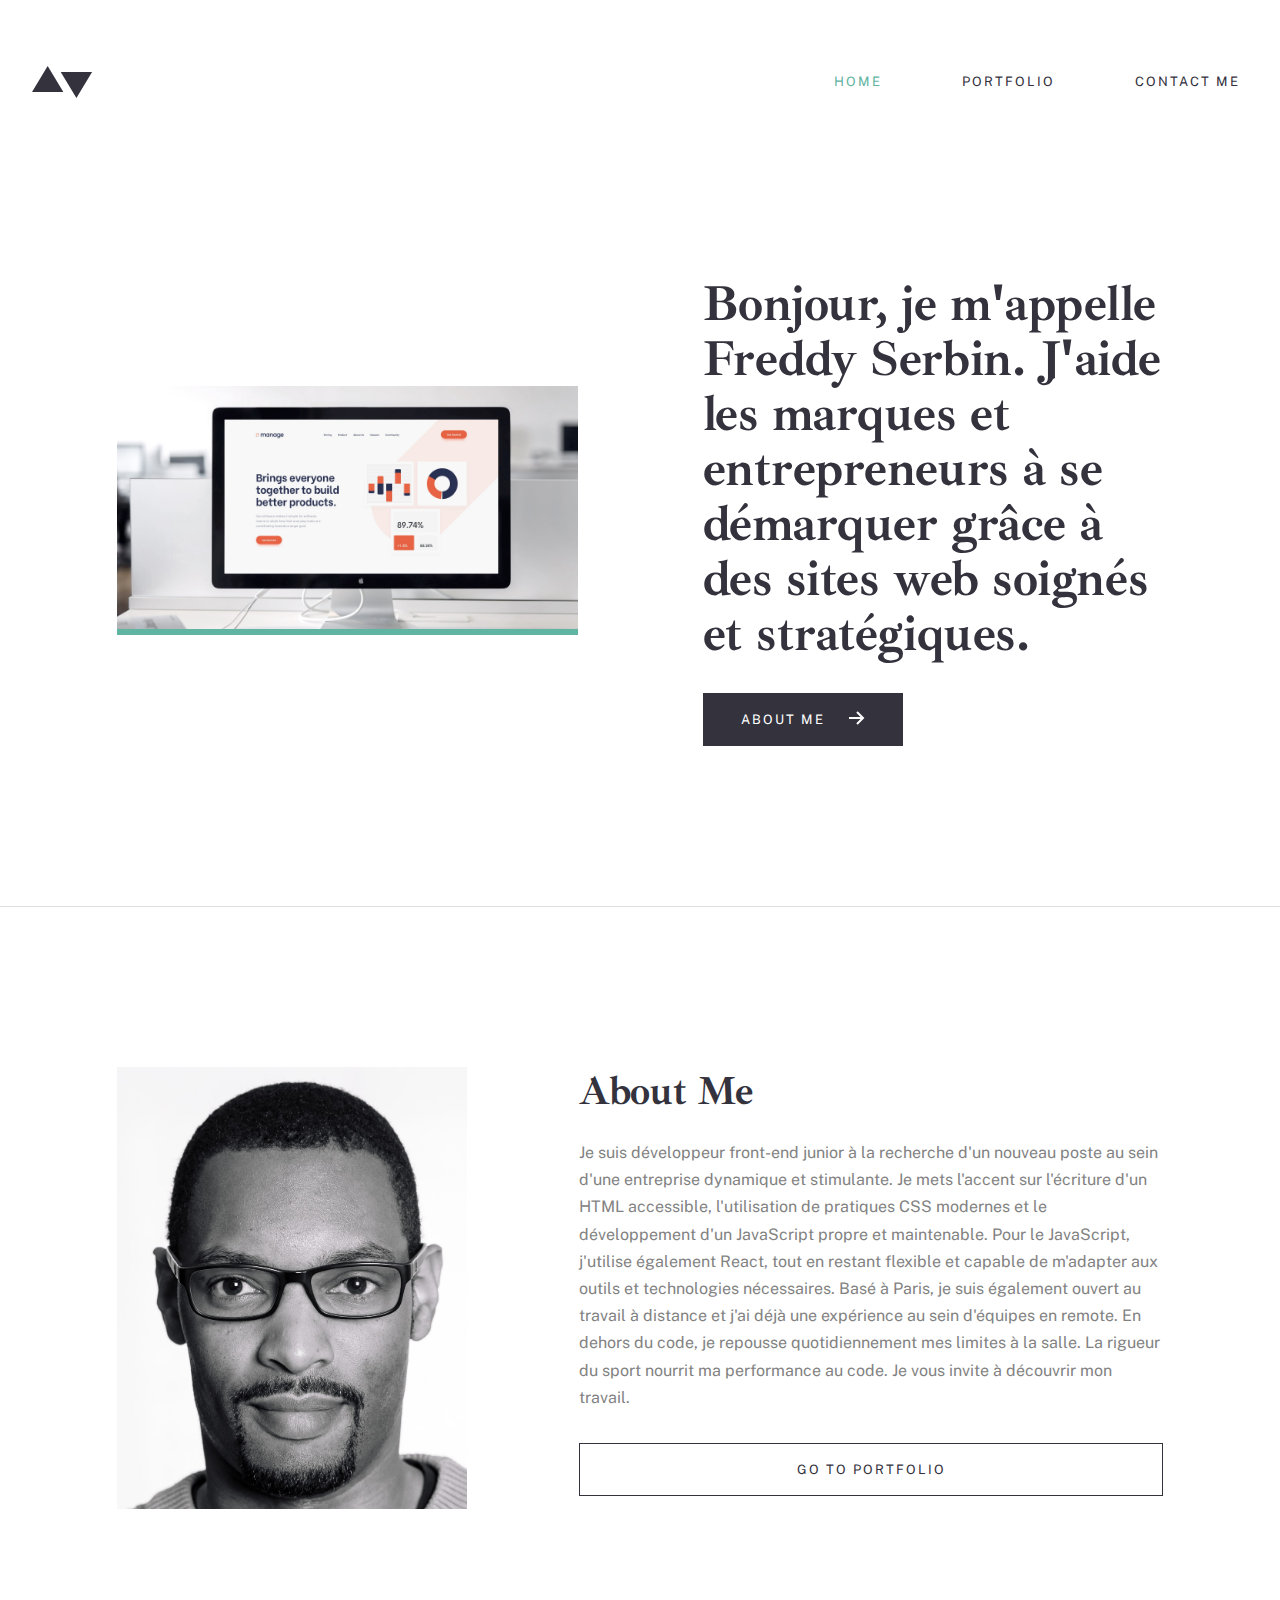
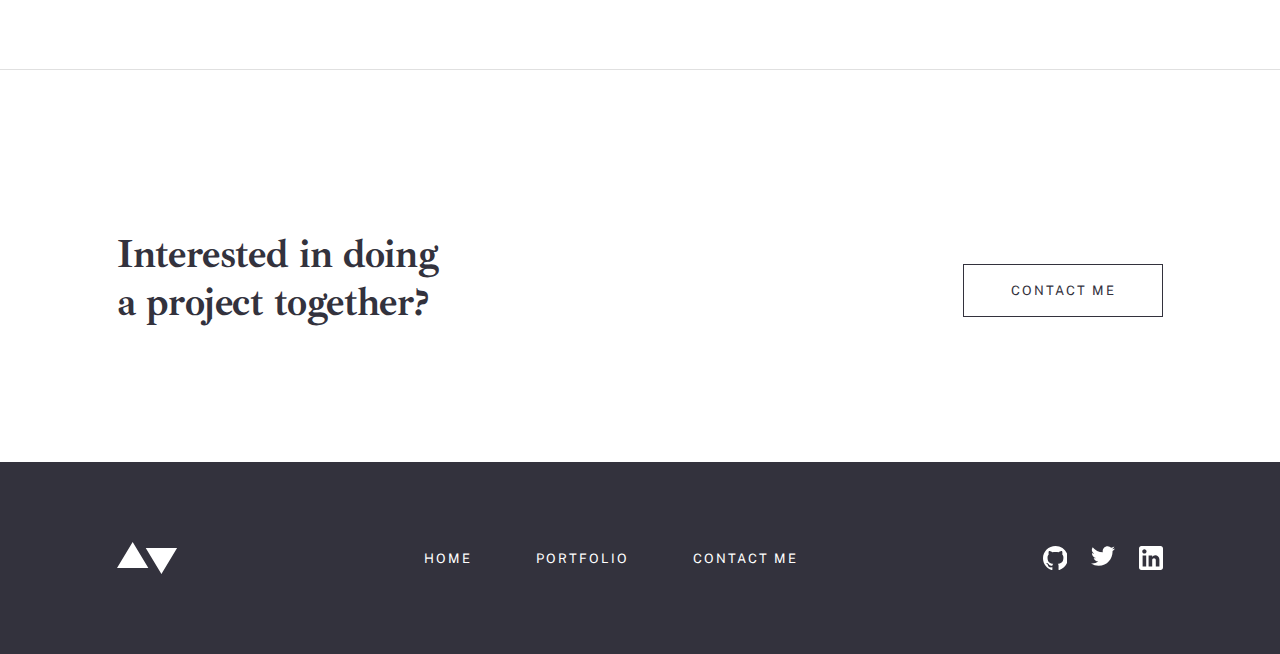
<file: index.html>
<!DOCTYPE html>
<html lang="en">
<head>
  <meta charset="UTF-8">
  <meta name="viewport" content="width=device-width, initial-scale=1.0">
  <meta name="description" content="Portfolio of Alex Spencer - Junior Front-End Developer specializing in HTML, CSS and JavaScript. Based in London, UK.">
  <meta name="keywords" content="web developer, front-end, HTML, CSS, JavaScript, React, portfolio">
  <meta name="author" content="Alex Spencer">
  
  <!-- Open Graph / Facebook -->
  <meta property="og:type" content="website">
  <meta property="og:url" content="https://alexspencer.dev/">
  <meta property="og:title" content="Alex Spencer - Front-End Developer">
  <meta property="og:description" content="Portfolio of Alex Spencer - Junior Front-End Developer specializing in HTML, CSS and JavaScript.">
  <meta property="og:image" content="/images/og-image.jpg">
  
  <!-- Twitter -->
  <meta property="twitter:card" content="summary_large_image">
  <meta property="twitter:url" content="https://alexspencer.dev/">
  <meta property="twitter:title" content="Alex Spencer - Front-End Developer">
  <meta property="twitter:description" content="Portfolio of Alex Spencer - Junior Front-End Developer specializing in HTML, CSS and JavaScript.">
  <meta property="twitter:image" content="/images/twitter-image.jpg">
  
  <!-- Favicon -->
  <link rel="icon" type="image/png" sizes="32x32" href="/images/favicon-32x32.png">
  
  <!-- Google Fonts -->
  <link rel="preconnect" href="https://fonts.googleapis.com">
  <link rel="preconnect" href="https://fonts.gstatic.com" crossorigin>
  <link href="https://fonts.googleapis.com/css2?family=Ibarra+Real+Nova:wght@400;700&family=Public+Sans:wght@400;700&display=swap" rel="stylesheet">
  
  <!-- Stylesheets -->
  <link rel="stylesheet" href="css/main.css">
  <link rel="stylesheet" href="css/components.css">
  <link rel="stylesheet" href="css/responsive.css">
  
  <title>Freddy Serbin - Développeur Front-End</title>
</head>
<body>
  <!-- Skip to main content pour l'accessibilité -->
  <a href="#main" class="skip-to-main">Skip to main content</a>
  
  <!-- Header & Navigation -->
  <header class="header">
    <nav class="navigation" aria-label="Main navigation">
      <div class="navigation__container">
        <!-- Logo -->
        <a href="index.html" class="navigation__logo" aria-label="Freddy Serbin - Accueil">
          <svg width="61" height="32" viewBox="0 0 61 32" xmlns="http://www.w3.org/2000/svg">
            <path fill="#33323D" fill-rule="evenodd" d="M60.082 5.878L44.408 32 28.735 5.878h31.347zM15.673 0l15.674 26.122H0L15.673 0z"/>
          </svg>
        </a>
        
        <!-- Hamburger Toggle (Mobile/Tablet) -->
        <button class="navigation__toggle" aria-label="Toggle menu" aria-expanded="false">
          <span class="hamburger"></span>
        </button>
        
        <!-- Navigation Menu -->
        <ul class="navigation__menu">
          <li><a href="index.html" class="active">HOME</a></li>
          <li><a href="portfolio.html">PORTFOLIO</a></li>
          <li><a href="contact.html">CONTACT ME</a></li>
        </ul>
      </div>
    </nav>
  </header>
  
  <!-- Main Content -->
  <main id="main" class="main">
    
    <!-- Hero Section -->
    <section class="hero section">
      <div class="container">
        <div class="hero__wrapper">
          <!-- Hero Image -->
          <div class="hero__image-container">
            <img 
              src="images/hero-mockup.jpg" 
              alt="Computer mockup showing a product management application"
              class="hero__image"
            >
          </div>
          
          <!-- Hero Content -->
          <div class="hero__content">
            <h1 class="hero__title">
              Bonjour, je m'appelle Freddy Serbin. J'aide les marques et entrepreneurs à se démarquer grâce à des sites web soignés et stratégiques.
            </h1>
            
            <a href="#about" class="btn btn--primary btn--icon">
              ABOUT ME
              <svg width="16" height="14" xmlns="http://www.w3.org/2000/svg">
                <path d="M0 7h14M8 1l6 6-6 6" stroke="currentColor" stroke-width="2" fill="none" fill-rule="evenodd"/>
              </svg>
            </a>
          </div>
        </div>
      </div>
    </section>
    
    <!-- Divider -->
    <hr class="divider">
    
    <!-- About Section -->
    <section id="about" class="about section">
      <div class="container">
        <div class="about__container">
          <!-- About Image -->
          <div class="about__image-container">
            <img 
              src="images/profile.jpg" 
              alt="Profile photo of Alex Spencer"
              class="about__image"
            >
          </div>
          
          <!-- About Content -->
          <div class="about__content">
            <h2 class="about__title">About Me</h2>
            
            <p class="about__text">
              Je suis développeur front-end junior à la recherche d'un nouveau poste au sein d'une entreprise dynamique et stimulante. Je mets l'accent sur l'écriture d'un HTML accessible, l'utilisation de pratiques CSS modernes et le développement d'un JavaScript propre et maintenable. Pour le JavaScript, j'utilise également React, tout en restant flexible et capable de m'adapter aux outils et technologies nécessaires. 
              Basé à Paris, je suis également ouvert au travail à distance et j'ai déjà une expérience au sein d'équipes en remote. 
              En dehors du code, je repousse quotidiennement mes limites à la salle. La rigueur du sport nourrit ma performance au code. 
              Je vous invite à découvrir mon travail.
            </p>
            
            <a href="portfolio.html" class="btn btn--secondary">GO TO PORTFOLIO</a>
          </div>
        </div>
      </div>
    </section>
    
    <!-- Divider -->
    <hr class="divider">
    
    <!-- CTA Section -->
    <section class="cta section">
      <div class="container">
        <div class="cta__container">
          <h2 class="cta__title">Interested in doing a project together?</h2>
          <a href="contact.html" class="btn btn--secondary">CONTACT ME</a>
        </div>
      </div>
    </section>
    
  </main>
  
  <!-- Footer -->
  <footer class="footer">
    <div class="container">
      <div class="footer__container">
        <!-- Footer Logo -->
        <a href="index.html" class="footer__logo" aria-label="Freddy Serbin - Accueil">
          <svg width="61" height="32" viewBox="0 0 61 32" xmlns="http://www.w3.org/2000/svg">
            <path fill="#FFFFFF" fill-rule="evenodd" d="M60.082 5.878L44.408 32 28.735 5.878h31.347zM15.673 0l15.674 26.122H0L15.673 0z"/>
          </svg>
        </a>
        
        <!-- Footer Navigation -->
        <nav class="footer__nav" aria-label="Secondary navigation">
          <a href="index.html">HOME</a>
          <a href="portfolio.html">PORTFOLIO</a>
          <a href="contact.html">CONTACT ME</a>
        </nav>
        
        <!-- Social Links -->
        <div class="footer__social">
          <a href="https://github.com/alexspencer" target="_blank" rel="noopener noreferrer" aria-label="GitHub">
            <svg xmlns="http://www.w3.org/2000/svg" width="25" height="24">
              <path fill="currentColor" d="M12.5 0C5.594 0 0 5.51 0 12.305c0 5.437 3.581 10.048 8.547 11.674.625.116.854-.265.854-.592 0-.292-.01-1.066-.016-2.092-3.477.742-4.21-1.65-4.21-1.65-.569-1.42-1.39-1.8-1.39-1.8-1.133-.764.087-.748.087-.748 1.255.086 1.914 1.268 1.914 1.268 1.115 1.881 2.927 1.338 3.641 1.024.113-.797.434-1.338.792-1.646-2.776-.308-5.694-1.366-5.694-6.08 0-1.343.484-2.44 1.281-3.302-.14-.31-.562-1.562.11-3.256 0 0 1.047-.33 3.437 1.261 1-.273 2.063-.409 3.125-.415 1.063.006 2.125.142 3.125.415 2.375-1.591 3.422-1.261 3.422-1.261.672 1.694.25 2.945.125 3.256.797.861 1.281 1.959 1.281 3.302 0 4.727-2.921 5.767-5.703 6.07.438.369.844 1.123.844 2.276 0 1.647-.016 2.97-.016 3.37 0 .322.22.708.86.584 5-1.615 8.579-6.23 8.579-11.658C25 5.509 19.403 0 12.5 0z"/>
            </svg>
          </a>
          
          <a href="https://twitter.com/alexspencer" target="_blank" rel="noopener noreferrer" aria-label="Twitter">
            <svg xmlns="http://www.w3.org/2000/svg" width="24" height="20">
              <path fill="currentColor" d="M24 2.557a9.83 9.83 0 01-2.828.775A4.932 4.932 0 0023.337.608a9.864 9.864 0 01-3.127 1.195A4.916 4.916 0 0016.616.248c-3.179 0-5.515 2.966-4.797 6.045A13.978 13.978 0 011.671 1.149a4.93 4.93 0 001.523 6.574 4.903 4.903 0 01-2.229-.616c-.054 2.281 1.581 4.415 3.949 4.89a4.935 4.935 0 01-2.224.084 4.928 4.928 0 004.6 3.419A9.9 9.9 0 010 17.54a13.94 13.94 0 007.548 2.212c9.142 0 14.307-7.721 13.995-14.646A10.025 10.025 0 0024 2.557z"/>
            </svg>
          </a>
          
          <a href="https://linkedin.com/in/alexspencer" target="_blank" rel="noopener noreferrer" aria-label="LinkedIn">
            <svg xmlns="http://www.w3.org/2000/svg" width="24" height="24">
              <path fill="currentColor" d="M21.6 0H2.4C1.08 0 0 1.08 0 2.4v19.2C0 22.92 1.08 24 2.4 24h19.2c1.32 0 2.4-1.08 2.4-2.4V2.4C24 1.08 22.92 0 21.6 0zM7.2 20.4H3.6V9.6h3.6v10.8zM5.4 7.56c-1.2 0-2.16-.96-2.16-2.16 0-1.2.96-2.16 2.16-2.16 1.2 0 2.16.96 2.16 2.16 0 1.2-.96 2.16-2.16 2.16zm15 12.84h-3.6v-6.36c0-.96-.84-1.8-1.8-1.8-.96 0-1.8.84-1.8 1.8v6.36H9.6V9.6h3.6v1.44c.6-.96 1.92-1.68 3-1.68 2.28 0 4.2 1.92 4.2 4.2v6.84z"/>
            </svg>
          </a>
        </div>
      </div>
    </div>
  </footer>
  
  <!-- Scripts -->
  <script src="js/navigation.js"></script>
  <script src="js/main.js"></script>
</body>
</html>
</file>
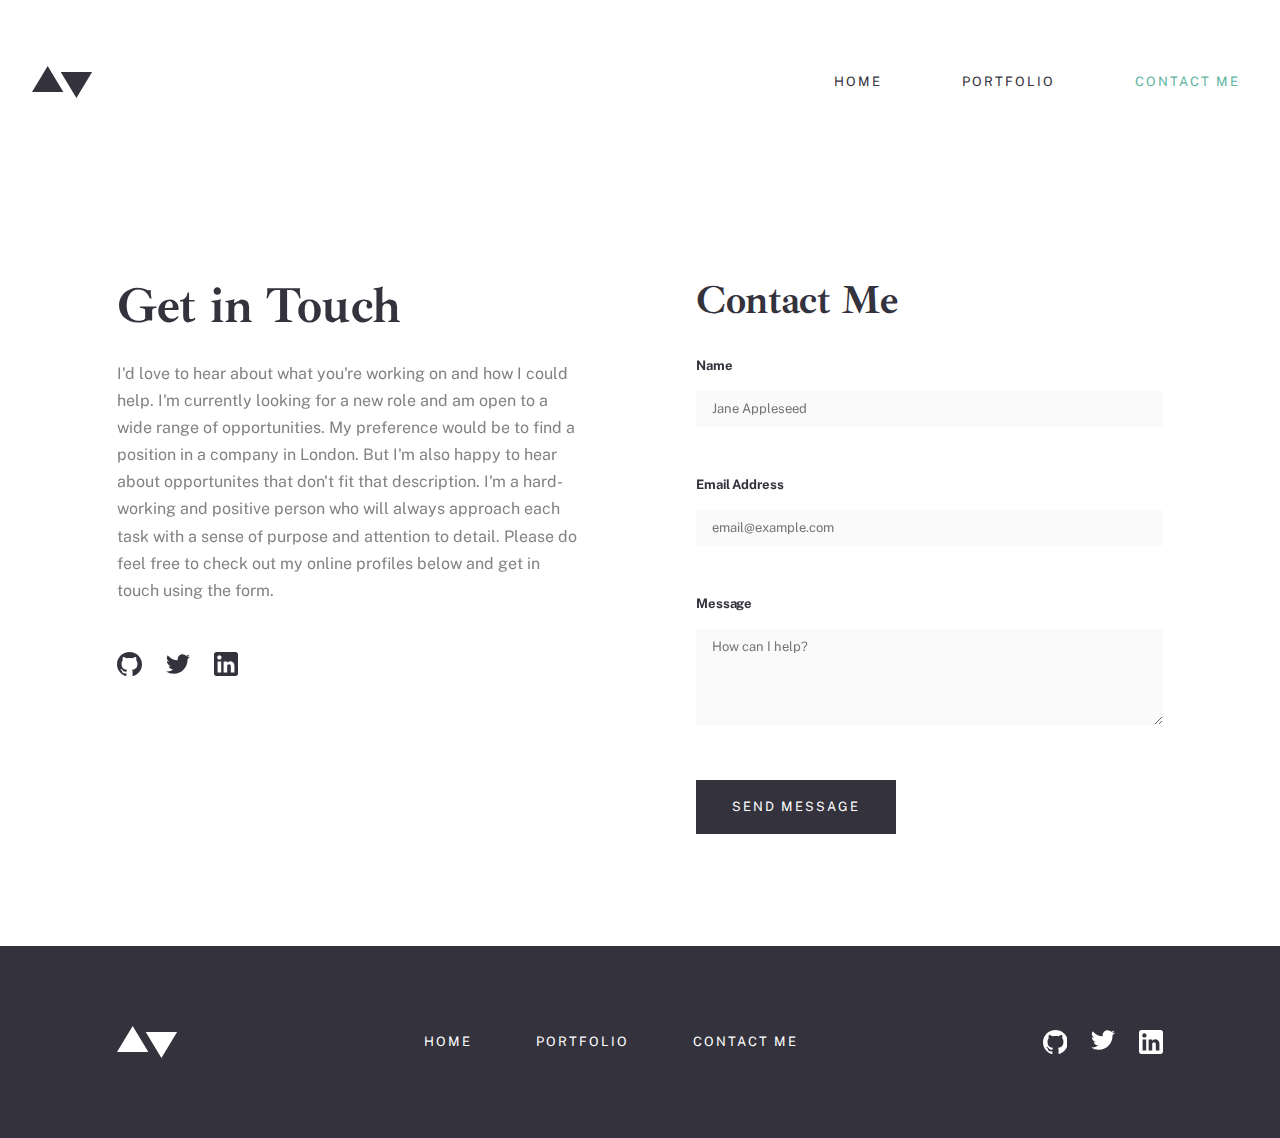
<file: contact.html>
<!DOCTYPE html>
<html lang="fr">
<head>
  <meta charset="UTF-8">
  <meta name="viewport" content="width=device-width, initial-scale=1.0">
  <meta name="description" content="Contactez Alex Spencer pour vos projets de développement web. Formulaire de contact sécurisé et réactif.">
  <meta name="keywords" content="contact, développeur web, front-end, collaboration">
  <meta name="author" content="Alex Spencer">
  
  <!-- Favicon -->
  <link rel="icon" type="image/png" sizes="32x32" href="/images/favicon-32x32.png">
  
  <!-- Google Fonts -->
  <link rel="preconnect" href="https://fonts.googleapis.com">
  <link rel="preconnect" href="https://fonts.gstatic.com" crossorigin>
  <link href="https://fonts.googleapis.com/css2?family=Ibarra+Real+Nova:wght@400;700&family=Public+Sans:wght@400;700&display=swap" rel="stylesheet">
  
  <!-- Stylesheets -->
  <link rel="stylesheet" href="css/main.css">
  <link rel="stylesheet" href="css/components.css">
  <link rel="stylesheet" href="css/responsive.css">
  
  <title>Contact - Alex Spencer</title>
</head>
<body>
  <!-- Skip to main content -->
  <a href="#main" class="skip-to-main">Aller au contenu principal</a>
  
  <!-- Header & Navigation -->
  <header class="header">
    <nav class="navigation" aria-label="Navigation principale">
      <div class="navigation__container">
        <!-- Logo -->
        <a href="index.html" class="navigation__logo" aria-label="Alex Spencer - Accueil">
          <svg width="61" height="32" viewBox="0 0 61 32" xmlns="http://www.w3.org/2000/svg">
            <path fill="#33323D" fill-rule="evenodd" d="M60.082 5.878L44.408 32 28.735 5.878h31.347zM15.673 0l15.674 26.122H0L15.673 0z"/>
          </svg>
        </a>
        
        <!-- Hamburger Toggle (Mobile/Tablet) -->
        <button class="navigation__toggle" aria-label="Toggle menu" aria-expanded="false">
          <span class="hamburger"></span>
        </button>
        
        <!-- Navigation Menu -->
        <ul class="navigation__menu">
          <li><a href="index.html">HOME</a></li>
          <li><a href="portfolio.html">PORTFOLIO</a></li>
          <li><a href="contact.html" class="active">CONTACT ME</a></li>
        </ul>
      </div>
    </nav>
  </header>
  
  <!-- Main Content -->
  <main id="main" class="main">
    
    <!-- Contact Section -->
    <section class="section">
      <div class="container">
        <div class="contact-wrapper">
          
          <!-- Contact Info -->
          <div class="contact-info">
            <h1>Get in Touch</h1>
            
            <p>
              I'd love to hear about what you're working on and how I could help. I'm currently looking for a new role and am open to a wide range of opportunities. My preference would be to find a position in a company in London. But I'm also happy to hear about opportunites that don't fit that description. I'm a hard-working and positive person who will always approach each task with a sense of purpose and attention to detail. Please do feel free to check out my online profiles below and get in touch using the form.
            </p>
            
            <!-- Social Links -->
            <div class="contact-social">
              <a href="https://github.com/alexspencer" target="_blank" rel="noopener noreferrer" aria-label="GitHub">
                <svg xmlns="http://www.w3.org/2000/svg" width="25" height="24">
                  <path fill="#33323D" d="M12.5 0C5.594 0 0 5.51 0 12.305c0 5.437 3.581 10.048 8.547 11.674.625.116.854-.265.854-.592 0-.292-.01-1.066-.016-2.092-3.477.742-4.21-1.65-4.21-1.65-.569-1.42-1.39-1.8-1.39-1.8-1.133-.764.087-.748.087-.748 1.255.086 1.914 1.268 1.914 1.268 1.115 1.881 2.927 1.338 3.641 1.024.113-.797.434-1.338.792-1.646-2.776-.308-5.694-1.366-5.694-6.08 0-1.343.484-2.44 1.281-3.302-.14-.31-.562-1.562.11-3.256 0 0 1.047-.33 3.437 1.261 1-.273 2.063-.409 3.125-.415 1.063.006 2.125.142 3.125.415 2.375-1.591 3.422-1.261 3.422-1.261.672 1.694.25 2.945.125 3.256.797.861 1.281 1.959 1.281 3.302 0 4.727-2.921 5.767-5.703 6.07.438.369.844 1.123.844 2.276 0 1.647-.016 2.97-.016 3.37 0 .322.22.708.86.584 5-1.615 8.579-6.23 8.579-11.658C25 5.509 19.403 0 12.5 0z"/>
                </svg>
              </a>
              
              <a href="https://twitter.com/alexspencer" target="_blank" rel="noopener noreferrer" aria-label="Twitter">
                <svg xmlns="http://www.w3.org/2000/svg" width="24" height="20">
                  <path fill="#33323D" d="M24 2.557a9.83 9.83 0 01-2.828.775A4.932 4.932 0 0023.337.608a9.864 9.864 0 01-3.127 1.195A4.916 4.916 0 0016.616.248c-3.179 0-5.515 2.966-4.797 6.045A13.978 13.978 0 011.671 1.149a4.93 4.93 0 001.523 6.574 4.903 4.903 0 01-2.229-.616c-.054 2.281 1.581 4.415 3.949 4.89a4.935 4.935 0 01-2.224.084 4.928 4.928 0 004.6 3.419A9.9 9.9 0 010 17.54a13.94 13.94 0 007.548 2.212c9.142 0 14.307-7.721 13.995-14.646A10.025 10.025 0 0024 2.557z"/>
                </svg>
              </a>
              
              <a href="https://linkedin.com/in/alexspencer" target="_blank" rel="noopener noreferrer" aria-label="LinkedIn">
                <svg xmlns="http://www.w3.org/2000/svg" width="24" height="24">
                  <path fill="#33323D" d="M21.6 0H2.4C1.08 0 0 1.08 0 2.4v19.2C0 22.92 1.08 24 2.4 24h19.2c1.32 0 2.4-1.08 2.4-2.4V2.4C24 1.08 22.92 0 21.6 0zM7.2 20.4H3.6V9.6h3.6v10.8zM5.4 7.56c-1.2 0-2.16-.96-2.16-2.16 0-1.2.96-2.16 2.16-2.16 1.2 0 2.16.96 2.16 2.16 0 1.2-.96 2.16-2.16 2.16zm15 12.84h-3.6v-6.36c0-.96-.84-1.8-1.8-1.8-.96 0-1.8.84-1.8 1.8v6.36H9.6V9.6h3.6v1.44c.6-.96 1.92-1.68 3-1.68 2.28 0 4.2 1.92 4.2 4.2v6.84z"/>
                </svg>
              </a>
            </div>
          </div>
          
          <!-- Contact Form -->
          <div class="contact-form-wrapper">
            <h2>Contact Me</h2>
            
            <form class="form contact-form" novalidate>
              
              <!-- Name Field -->
              <div class="form-group">
                <label for="name">Name</label>
                <input 
                  type="text" 
                  id="name" 
                  name="name" 
                  placeholder="Jane Appleseed"
                  required
                  aria-required="true"
                >
              </div>
              
              <!-- Email Field -->
              <div class="form-group">
                <label for="email">Email Address</label>
                <input 
                  type="email" 
                  id="email" 
                  name="email" 
                  placeholder="email@example.com"
                  required
                  aria-required="true"
                >
              </div>
              
              <!-- Message Field -->
              <div class="form-group">
                <label for="message">Message</label>
                <textarea 
                  id="message" 
                  name="message" 
                  placeholder="How can I help?"
                  required
                  aria-required="true"
                ></textarea>
              </div>
              
              <!-- Submit Button -->
              <button type="submit" class="btn btn--primary">
                SEND MESSAGE
              </button>
              
            </form>
          </div>
          
        </div>
      </div>
    </section>
    
  </main>
  
  <!-- Footer -->
  <footer class="footer">
    <div class="container">
      <div class="footer__container">
        <!-- Footer Logo -->
        <a href="index.html" class="footer__logo" aria-label="Alex Spencer - Accueil">
          <svg width="61" height="32" viewBox="0 0 61 32" xmlns="http://www.w3.org/2000/svg">
            <path fill="#FFFFFF" fill-rule="evenodd" d="M60.082 5.878L44.408 32 28.735 5.878h31.347zM15.673 0l15.674 26.122H0L15.673 0z"/>
          </svg>
        </a>
        
        <!-- Footer Navigation -->
        <nav class="footer__nav" aria-label="Navigation secondaire">
          <a href="index.html">HOME</a>
          <a href="portfolio.html">PORTFOLIO</a>
          <a href="contact.html">CONTACT ME</a>
        </nav>
        
        <!-- Social Links -->
        <div class="footer__social">
          <a href="https://github.com/alexspencer" target="_blank" rel="noopener noreferrer" aria-label="GitHub">
            <svg xmlns="http://www.w3.org/2000/svg" width="25" height="24">
              <path fill="currentColor" d="M12.5 0C5.594 0 0 5.51 0 12.305c0 5.437 3.581 10.048 8.547 11.674.625.116.854-.265.854-.592 0-.292-.01-1.066-.016-2.092-3.477.742-4.21-1.65-4.21-1.65-.569-1.42-1.39-1.8-1.39-1.8-1.133-.764.087-.748.087-.748 1.255.086 1.914 1.268 1.914 1.268 1.115 1.881 2.927 1.338 3.641 1.024.113-.797.434-1.338.792-1.646-2.776-.308-5.694-1.366-5.694-6.08 0-1.343.484-2.44 1.281-3.302-.14-.31-.562-1.562.11-3.256 0 0 1.047-.33 3.437 1.261 1-.273 2.063-.409 3.125-.415 1.063.006 2.125.142 3.125.415 2.375-1.591 3.422-1.261 3.422-1.261.672 1.694.25 2.945.125 3.256.797.861 1.281 1.959 1.281 3.302 0 4.727-2.921 5.767-5.703 6.07.438.369.844 1.123.844 2.276 0 1.647-.016 2.97-.016 3.37 0 .322.22.708.86.584 5-1.615 8.579-6.23 8.579-11.658C25 5.509 19.403 0 12.5 0z"/>
            </svg>
          </a>
          
          <a href="https://twitter.com/alexspencer" target="_blank" rel="noopener noreferrer" aria-label="Twitter">
            <svg xmlns="http://www.w3.org/2000/svg" width="24" height="20">
              <path fill="currentColor" d="M24 2.557a9.83 9.83 0 01-2.828.775A4.932 4.932 0 0023.337.608a9.864 9.864 0 01-3.127 1.195A4.916 4.916 0 0016.616.248c-3.179 0-5.515 2.966-4.797 6.045A13.978 13.978 0 011.671 1.149a4.93 4.93 0 001.523 6.574 4.903 4.903 0 01-2.229-.616c-.054 2.281 1.581 4.415 3.949 4.89a4.935 4.935 0 01-2.224.084 4.928 4.928 0 004.6 3.419A9.9 9.9 0 010 17.54a13.94 13.94 0 007.548 2.212c9.142 0 14.307-7.721 13.995-14.646A10.025 10.025 0 0024 2.557z"/>
            </svg>
          </a>
          
          <a href="https://linkedin.com/in/alexspencer" target="_blank" rel="noopener noreferrer" aria-label="LinkedIn">
            <svg xmlns="http://www.w3.org/2000/svg" width="24" height="24">
              <path fill="currentColor" d="M21.6 0H2.4C1.08 0 0 1.08 0 2.4v19.2C0 22.92 1.08 24 2.4 24h19.2c1.32 0 2.4-1.08 2.4-2.4V2.4C24 1.08 22.92 0 21.6 0zM7.2 20.4H3.6V9.6h3.6v10.8zM5.4 7.56c-1.2 0-2.16-.96-2.16-2.16 0-1.2.96-2.16 2.16-2.16 1.2 0 2.16.96 2.16 2.16 0 1.2-.96 2.16-2.16 2.16zm15 12.84h-3.6v-6.36c0-.96-.84-1.8-1.8-1.8-.96 0-1.8.84-1.8 1.8v6.36H9.6V9.6h3.6v1.44c.6-.96 1.92-1.68 3-1.68 2.28 0 4.2 1.92 4.2 4.2v6.84z"/>
            </svg>
          </a>
        </div>
      </div>
    </div>
  </footer>
  
  <!-- Scripts -->
  <script src="js/navigation.js"></script>
  <script src="js/form-validation.js"></script>
  <script src="js/main.js"></script>
</body>
</html>
</file>
<file: css/components.css>
/* ========================================
   PORTFOLIO ALEX SPENCER - COMPONENTS CSS
   Composants réutilisables : Navigation, Boutons, Forms, Cards, Footer
   ======================================== */

/* ========================================
   1. NAVIGATION
   ======================================== */

.header {
  background-color: var(--color-white);
  position: relative;
  z-index: var(--z-index-sticky);
}

.navigation {
  width: 100%;
}

.navigation__container {
  display: flex;
  align-items: center;
  justify-content: space-between;
  padding: var(--spacing-lg) var(--container-padding-mobile);
  position: relative;
}

@media (min-width: 768px) {
  .navigation__container {
    padding: var(--spacing-2xl) var(--container-padding);
  }
}

/* Logo */
.navigation__logo {
  display: flex;
  align-items: center;
  z-index: 101;
}

.navigation__logo img {
  width: 60px;
  height: auto;
}

/* Hamburger Toggle (Mobile/Tablet) */
.navigation__toggle {
  display: flex;
  flex-direction: column;
  justify-content: center;
  width: 24px;
  height: 13px;
  background: transparent;
  border: none;
  cursor: pointer;
  padding: 0;
  z-index: 101;
  transition: all var(--transition-normal);
}

.navigation__toggle .hamburger,
.navigation__toggle .hamburger::before,
.navigation__toggle .hamburger::after {
  display: block;
  width: 24px;
  height: 1px;
  background-color: var(--color-primary);
  transition: all var(--transition-normal);
}

.navigation__toggle .hamburger {
  position: relative;
}

.navigation__toggle .hamburger::before,
.navigation__toggle .hamburger::after {
  content: '';
  position: absolute;
  left: 0;
}

.navigation__toggle .hamburger::before {
  top: -6px;
}

.navigation__toggle .hamburger::after {
  top: 6px;
}

/* Hamburger animation when active */
.navigation__toggle[aria-expanded="true"] .hamburger {
  background-color: transparent;
}

.navigation__toggle[aria-expanded="true"] .hamburger::before {
  transform: rotate(45deg);
  top: 0;
}

.navigation__toggle[aria-expanded="true"] .hamburger::after {
  transform: rotate(-45deg);
  top: 0;
}

/* Navigation Menu */
.navigation__menu {
  position: fixed;
  top: 0;
  right: 0;
  width: 100%;
  max-width: 223px;
  height: 100vh;
  background-color: var(--color-primary);
  padding: 6rem 3rem 3rem;
  transform: translateX(100%);
  transition: transform var(--transition-normal);
  display: flex;
  flex-direction: column;
  gap: var(--spacing-lg);
}

.navigation__menu--active {
  transform: translateX(0);
}

.navigation__menu li {
  text-align: center;
}

.navigation__menu a {
  font-family: var(--font-secondary);
  font-size: var(--font-size-xs);
  font-weight: 400;
  letter-spacing: 2px;
  text-transform: uppercase;
  color: var(--color-white);
  transition: color var(--transition-normal);
  display: block;
  padding: var(--spacing-xs);
}

.navigation__menu a:hover,
.navigation__menu a:focus {
  color: var(--color-accent);
}

.navigation__menu a.active {
  color: var(--color-accent);
}

/* Desktop Navigation */
@media (min-width: 1110px) {
  .navigation__toggle {
    display: none;
  }
  
  .navigation__menu {
    position: static;
    width: auto;
    max-width: none;
    height: auto;
    background-color: transparent;
    padding: 0;
    transform: none;
    flex-direction: row;
    gap: var(--spacing-2xl);
  }
  
  .navigation__menu a {
    color: var(--color-text);
  }
  
  .navigation__menu a:hover,
  .navigation__menu a:focus {
    color: var(--color-accent);
  }
}

/* Overlay when menu is open (Mobile/Tablet) */
.navigation-overlay {
  position: fixed;
  top: 0;
  left: 0;
  width: 100%;
  height: 100vh;
  background-color: rgba(0, 0, 0, 0.5);
  opacity: 0;
  visibility: hidden;
  transition: opacity var(--transition-normal), visibility var(--transition-normal);
  z-index: 50;
}

.navigation-overlay.active {
  opacity: 1;
  visibility: visible;
}

@media (min-width: 1110px) {
  .navigation-overlay {
    display: none;
  }
}


/* ========================================
   2. BUTTONS
   ======================================== */

.btn {
  display: inline-flex;
  align-items: center;
  justify-content: center;
  padding: 1rem 2rem;
  font-family: var(--font-secondary);
  font-size: var(--font-size-xs);
  font-weight: 400;
  letter-spacing: 2px;
  text-transform: uppercase;
  text-align: center;
  border: 1px solid transparent;
  cursor: pointer;
  transition: all var(--transition-normal);
  white-space: nowrap;
  min-width: 200px;
}

/* Primary Button */
.btn--primary {
  background-color: var(--color-primary);
  color: var(--color-white);
  border-color: var(--color-primary);
}

.btn--primary:hover,
.btn--primary:focus {
  background-color: var(--color-accent);
  border-color: var(--color-accent);
}

.btn--primary:active {
  transform: translateY(1px);
}

/* Secondary Button */
.btn--secondary {
  background-color: transparent;
  color: var(--color-text);
  border: 1px solid var(--color-primary);
}

.btn--secondary:hover,
.btn--secondary:focus {
  background-color: var(--color-primary);
  color: var(--color-white);
}

.btn--secondary:active {
  transform: translateY(1px);
}

/* Button with icon */
.btn--icon {
  gap: var(--spacing-md);
  flex-direction: row;
}

.btn--icon svg {
  width: 16px;
  height: 16px;
}

/* Disabled state */
.btn:disabled {
  opacity: 0.5;
  cursor: not-allowed;
  pointer-events: none;
}


/* ========================================
   3. FORMS
   ======================================== */

.form {
  width: 100%;
}

.form-group {
  margin-bottom: var(--spacing-lg);
  position: relative;
}

.form-group label {
  display: block;
  font-family: var(--font-secondary);
  font-size: var(--font-size-xs);
  font-weight: 700;
  letter-spacing: -0.11px;
  color: var(--color-text);
  margin-bottom: var(--spacing-sm);
}

.form-group input,
.form-group textarea {
  width: 100%;
  padding: 0.5rem 1rem;
  font-family: var(--font-secondary);
  font-size: var(--font-size-xs);
  color: var(--color-text);
  background-color: var(--color-secondary);
  border: none;
  transition: outline var(--transition-normal);
}

.form-group input:focus,
.form-group textarea:focus {
  outline: 2px solid var(--color-accent);
  outline-offset: 2px;
}

.form-group textarea {
  resize: vertical;
  min-height: 96px;
}

/* Error state */
.form-group.has-error input,
.form-group.has-error textarea {
  outline: 2px solid var(--color-error);
}

.form-error {
  display: none;
  font-family: var(--font-secondary);
  font-size: var(--font-size-xs);
  font-weight: 700;
  font-style: italic;
  color: var(--color-error);
  margin-top: var(--spacing-xs);
}

.form-group.has-error .form-error {
  display: block;
}

/* Success message */
.form-success {
  display: none;
  padding: var(--spacing-md);
  background-color: rgba(95, 180, 162, 0.1);
  border: 1px solid var(--color-accent);
  border-radius: 4px;
  color: var(--color-accent);
  text-align: center;
  margin-bottom: var(--spacing-lg);
}

.form-success.active {
  display: block;
  animation: slideDown var(--transition-normal);
}


/* ========================================
   4. HERO SECTION
   ======================================== */

.hero {
  position: relative;
  overflow: hidden;
  padding: var(--spacing-xl) 0;
}

.hero__wrapper {
  display: flex;
  flex-direction: column;
  gap: var(--spacing-xl);
}

.hero__image-container {
  width: 100%;
  position: relative;
}

.hero__image-container::after {
  content: '';
  position: absolute;
  bottom: 0;
  left: 0;
  width: 100%;
  height: 6px;
  background-color: var(--color-accent);
}

.hero__image {
  width: 100%;
  height: auto;
  object-fit: cover;
  display: block;
}

.hero__content {
  background-color: var(--color-white);
  padding: var(--spacing-lg) 0;
}

.hero__title {
  margin-bottom: var(--spacing-lg);
  line-height: 1.1;
}

.hero__description {
  margin-bottom: var(--spacing-lg);
}

@media (min-width: 768px) {
  .hero__content {
    padding: var(--spacing-2xl) 0;
  }
}

@media (min-width: 1110px) {
  .hero {
    padding: var(--spacing-4xl) 0;
  }
  
  .hero__wrapper {
    display: grid;
    grid-template-columns: 1fr 1fr;
    align-items: center;
    gap: 125px;
  }
  
  .hero__content {
    padding: 0;
  }
}


/* ========================================
   5. ABOUT SECTION
   ======================================== */

.about {
  padding: var(--spacing-3xl) 0;
}

.about__container {
  display: grid;
  gap: var(--spacing-xl);
}

.about__image {
  width: 100%;
  height: auto;
  object-fit: cover;
}

.about__content {
  display: flex;
  flex-direction: column;
}

.about__title {
  padding-top: var(--spacing-xl);
  border-top: 1px solid var(--color-divider);
}

.about__text {
  margin-bottom: var(--spacing-lg);
}

@media (min-width: 768px) {
  .about__container {
    grid-template-columns: 1fr 1fr;
    gap: var(--spacing-4xl);
  }
}


/* ========================================
   6. PROJECT CARD
   ======================================== */

.project-card {
  display: grid;
  gap: var(--spacing-lg);
  margin-bottom: var(--spacing-3xl);
}

.project-card__image {
  width: 100%;
  height: auto;
  object-fit: cover;
}

.project-card__content {
  display: flex;
  flex-direction: column;
  gap: var(--spacing-md);
}

.project-card__title {
  margin-bottom: var(--spacing-sm);
}

.project-card__description {
  margin-bottom: var(--spacing-md);
}

.project-card__tags {
  display: flex;
  flex-wrap: wrap;
  gap: var(--spacing-sm);
  margin-bottom: var(--spacing-md);
  color: var(--color-accent);
  font-family: var(--font-secondary);
  font-size: var(--font-size-base);
  font-weight: 700;
}

/* Alternating layout on desktop */
@media (min-width: 768px) {
  .project-card {
    grid-template-columns: 1fr 1fr;
    align-items: center;
    gap: var(--spacing-4xl);
  }
  
  .project-card:nth-child(even) .project-card__image {
    order: 2;
  }
  
  .project-card:nth-child(even) .project-card__content {
    order: 1;
  }
}


/* ========================================
   7. PROJECT NAVIGATION
   ======================================== */

.project-nav {
  display: flex;
  flex-direction: column;
  gap: var(--spacing-md);
  padding: var(--spacing-xl) 0;
  border-top: 1px solid var(--color-divider);
  border-bottom: 1px solid var(--color-divider);
}

.project-nav__item {
  display: flex;
  flex-direction: column;
  gap: var(--spacing-sm);
  padding: var(--spacing-md) 0;
  border-top: 1px solid var(--color-divider);
}

.project-nav__item:first-child {
  border-top: none;
}

.project-nav__label {
  font-family: var(--font-secondary);
  font-size: var(--font-size-base);
  color: var(--color-text-light);
}

.project-nav__title {
  font-family: var(--font-primary);
  font-size: var(--font-size-xl);
  font-weight: 400;
  color: var(--color-text);
  transition: color var(--transition-normal);
}

.project-nav__item:hover .project-nav__title,
.project-nav__item:focus .project-nav__title {
  color: var(--color-accent);
}

.project-nav__arrow {
  width: 8px;
  height: 16px;
  transition: transform var(--transition-normal);
}

.project-nav__item:hover .project-nav__arrow,
.project-nav__item:focus .project-nav__arrow {
  transform: translateX(8px);
}

.project-nav__item--prev .project-nav__arrow {
  transform: rotate(180deg);
}

.project-nav__item--prev:hover .project-nav__arrow,
.project-nav__item--prev:focus .project-nav__arrow {
  transform: rotate(180deg) translateX(8px);
}

@media (min-width: 768px) {
  .project-nav {
    flex-direction: row;
    justify-content: space-between;
  }
  
  .project-nav__item {
    flex: 1;
    border-top: none;
    padding-left: 0;
    padding-right: 0;
  }
  
  .project-nav__item--prev {
    border-right: 1px solid var(--color-divider);
    padding-right: var(--spacing-md);
  }
  
  .project-nav__item--next {
    text-align: right;
    padding-left: var(--spacing-md);
  }
}


/* ========================================
   8. CTA SECTION
   ======================================== */

.cta {
  padding: var(--spacing-3xl) 0;
}

.cta__container {
  display: flex;
  flex-direction: column;
  align-items: center;
  gap: var(--spacing-lg);
  text-align: center;
}

.cta__title {
  max-width: 350px;
}

@media (min-width: 768px) {
  .cta__container {
    flex-direction: row;
    justify-content: space-between;
    text-align: left;
  }
  
  .cta__title {
    max-width: 350px;
  }
}


/* ========================================
   9. FOOTER
   ======================================== */

.footer {
  background-color: var(--color-primary);
  color: var(--color-white);
  padding: var(--spacing-3xl) 0;
}

.footer__container {
  display: flex;
  flex-direction: column;
  align-items: center;
  gap: var(--spacing-lg);
}

.footer__logo img {
  filter: brightness(0) invert(1);
}

.footer__nav {
  display: flex;
  flex-direction: column;
  align-items: center;
  gap: var(--spacing-lg);
}

.footer__nav a {
  font-family: var(--font-secondary);
  font-size: var(--font-size-xs);
  font-weight: 400;
  letter-spacing: 2px;
  text-transform: uppercase;
  color: var(--color-white);
  transition: color var(--transition-normal);
}

.footer__nav a:hover,
.footer__nav a:focus {
  color: var(--color-accent);
}

.footer__social {
  display: flex;
  gap: var(--spacing-md);
}

.footer__social a {
  display: flex;
  align-items: center;
  justify-content: center;
  width: 24px;
  height: 24px;
  transition: opacity var(--transition-normal);
}

.footer__social a:hover,
.footer__social a:focus {
  opacity: 0.5;
}

.footer__social svg {
  width: 24px;
  height: 24px;
  fill: var(--color-white);
}

@media (min-width: 768px) {
  .footer__container {
    flex-direction: row;
    justify-content: space-between;
  }
  
  .footer__nav {
    flex-direction: row;
    gap: var(--spacing-2xl);
  }
}


/* ========================================
   10. CONTACT PAGE
   ======================================== */

.contact-wrapper {
  display: grid;
  gap: var(--spacing-xl);
}

.contact-info {
  margin-bottom: var(--spacing-xl);
}

.contact-info h1 {
  margin-bottom: var(--spacing-md);
}

.contact-info p {
  margin-bottom: var(--spacing-xl);
}

.contact-social {
  display: flex;
  gap: var(--spacing-md);
  margin-top: var(--spacing-lg);
}

.contact-social a {
  display: flex;
  align-items: center;
  justify-content: center;
  transition: opacity var(--transition-normal);
}

.contact-social a:hover,
.contact-social a:focus {
  opacity: 0.6;
}

.contact-form-wrapper h2 {
  margin-bottom: var(--spacing-lg);
}

@media (min-width: 1110px) {
  .contact-wrapper {
    grid-template-columns: 1fr 1fr;
    gap: var(--spacing-4xl);
    align-items: start;
  }
}


/* ========================================
   11. PROJECT DETAIL PAGE
   ======================================== */

.project-hero {
  margin-bottom: var(--spacing-xl);
}

.project-hero__image {
  width: 100%;
  height: auto;
  display: block;
}

.project-info {
  display: grid;
  gap: var(--spacing-xl);
}

.project-info__sidebar {
  border-top: 1px solid var(--color-divider);
  padding-top: var(--spacing-lg);
}

.project-info__sidebar h1 {
  margin-bottom: var(--spacing-md);
}

.project-info__tags {
  color: var(--color-accent);
  font-family: var(--font-secondary);
  font-size: var(--font-size-xs);
  font-weight: 700;
  margin-bottom: var(--spacing-md);
  display: flex;
  align-items: center;
  gap: var(--spacing-xs);
}

.project-info__tech {
  margin: var(--spacing-lg) 0;
}

.project-info__tech h3 {
  color: var(--color-accent);
  font-size: var(--font-size-xs);
  font-weight: 700;
  margin-bottom: var(--spacing-xs);
}

.project-info__tech p {
  margin: 0;
}

.project-info__main h2 {
  margin-bottom: var(--spacing-md);
}

.project-info__main h3 {
  margin: var(--spacing-xl) 0 var(--spacing-md);
}

.project-previews {
  display: grid;
  gap: var(--spacing-lg);
  margin-top: var(--spacing-lg);
}

.project-preview__image {
  width: 100%;
  height: auto;
  display: block;
}

@media (min-width: 768px) {
  .project-info {
    grid-template-columns: 350px 1fr;
    gap: var(--spacing-4xl);
  }
  
  .project-info__sidebar {
    border-top: none;
    padding-top: 0;
  }
}


/* ========================================
   12. BACK TO TOP BUTTON
   ======================================== */

.back-to-top {
  position: fixed;
  bottom: var(--spacing-lg);
  right: var(--spacing-lg);
  width: 48px;
  height: 48px;
  background-color: var(--color-accent);
  color: var(--color-white);
  border: none;
  border-radius: 50%;
  font-size: 24px;
  cursor: pointer;
  opacity: 0;
  visibility: hidden;
  transition: opacity var(--transition-normal), visibility var(--transition-normal), transform var(--transition-fast);
  z-index: 100;
  box-shadow: var(--shadow-md);
}

.back-to-top.visible {
  opacity: 1;
  visibility: visible;
}

.back-to-top:hover,
.back-to-top:focus {
  transform: translateY(-4px);
  box-shadow: var(--shadow-lg);
}

.back-to-top:active {
  transform: translateY(-2px);
}
</file>
<file: css/responsive.css>
/* ========================================
   PORTFOLIO ALEX SPENCER - RESPONSIVE CSS
   Media Queries et ajustements responsive
   Mobile-First Approach
   ======================================== */

/* ========================================
   BREAKPOINTS
   Mobile: < 768px (default)
   Tablet: 768px - 1109px
   Desktop: >= 1110px
   ======================================== */


/* ========================================
   TABLET: 768px+
   ======================================== */

@media (min-width: 768px) {
  
  /* Typography adjustments */
  h1 {
    font-size: 3rem; /* 48px */
    letter-spacing: -0.43px;
  }
  
  h2 {
    font-size: 2.5rem; /* 40px */
    letter-spacing: -0.36px;
  }
  
  p {
    font-size: var(--font-size-base);
  }
  
  /* Container adjustments */
  .container {
    padding: 0 var(--container-padding);
  }
  
  /* Section spacing */
  .section {
    padding: var(--spacing-4xl) 0;
  }
  
  /* Hero Section */
  .hero__content {
    position: absolute;
    bottom: 0;
    left: 0;
    max-width: 445px;
    padding: var(--spacing-3xl) var(--spacing-2xl);
    background-color: var(--color-white);
  }
  
  /* About Section */
  .about__container {
    grid-template-columns: 281px 1fr;
    gap: var(--spacing-2xl);
  }
  
  .about__title {
    padding-top: 0;
    border-top: none;
  }
  
  /* Project Card */
  .project-card {
    grid-template-columns: 1fr 1fr;
    align-items: center;
    gap: var(--spacing-2xl);
  }
  
  /* Alternating layout */
  .project-card:nth-child(even) .project-card__image {
    order: 2;
  }
  
  .project-card:nth-child(even) .project-card__content {
    order: 1;
  }
  
  /* Project Navigation */
  .project-nav {
    flex-direction: row;
    justify-content: space-between;
  }
  
  .project-nav__item {
    flex: 1;
    border-top: none;
    padding: 0;
  }
  
  .project-nav__item--prev {
    border-right: 1px solid var(--color-divider);
    padding-right: var(--spacing-lg);
  }
  
  .project-nav__item--next {
    text-align: right;
    padding-left: var(--spacing-lg);
    align-items: flex-end;
  }
  
  /* CTA Section */
  .cta__container {
    flex-direction: row;
    justify-content: space-between;
    align-items: center;
    text-align: left;
  }
  
  /* Footer */
  .footer__container {
    flex-direction: row;
    justify-content: space-between;
    align-items: center;
  }
  
  .footer__nav {
    flex-direction: row;
    gap: var(--spacing-2xl);
  }
  
  /* Form adjustments */
  .form-group {
    margin-bottom: var(--spacing-xl);
  }
  
}


/* ========================================
   DESKTOP: 1110px+
   ======================================== */

@media (min-width: 1110px) {
  
  /* Typography adjustments */
  h1 {
    font-size: var(--font-size-3xl); /* 50px */
    letter-spacing: -0.45px;
  }
  
  h2 {
    font-size: var(--font-size-2xl); /* 40px */
    letter-spacing: -0.36px;
  }
  
  /* Container max-width */
  .container {
    max-width: var(--container-max-width);
    padding: 0 var(--container-padding);
  }
  
  /* Navigation - Desktop layout */
  .navigation__toggle {
    display: none;
  }
  
  .navigation__menu {
    position: static;
    width: auto;
    max-width: none;
    height: auto;
    background-color: transparent;
    padding: 0;
    transform: none;
    flex-direction: row;
    gap: var(--spacing-2xl);
  }
  
  .navigation__menu a {
    color: var(--color-text);
    font-size: var(--font-size-xs);
  }
  
  .navigation__menu a:hover,
  .navigation__menu a:focus {
    color: var(--color-accent);
  }
  
  .navigation__menu a.active {
    color: var(--color-accent);
  }
  
  /* Hero Section - Side by side layout */
  .hero__wrapper {
    display: grid;
    grid-template-columns: 1fr 1fr;
    align-items: center;
    gap: 125px;
  }
  
  .hero__content {
    position: static;
    max-width: none;
    padding: 0;
    background-color: transparent;
  }
  
  .hero__image {
    max-width: 540px;
    width: 100%;
  }
  
  /* About Section - Wider layout */
  .about__container {
    grid-template-columns: 350px 1fr;
    gap: var(--spacing-4xl);
  }
  
  .about__image {
    max-width: 350px;
  }
  
  /* Project Card - Wider gaps */
  .project-card {
    gap: var(--spacing-4xl);
    margin-bottom: var(--spacing-4xl);
  }
  
  .project-card__image {
    max-width: 540px;
  }
  
  /* Project Details Page */
  .project-hero {
    margin-bottom: var(--spacing-4xl);
  }
  
  .project-hero__image {
    width: 100%;
    max-width: 1110px;
    height: auto;
  }
  
  .project-info {
    display: grid;
    grid-template-columns: 350px 1fr;
    gap: var(--spacing-4xl);
    margin-bottom: var(--spacing-4xl);
  }
  
  .project-info__sidebar {
    max-width: 350px;
  }
  
  /* Project Navigation - Larger spacing */
  .project-nav__item--prev {
    padding-right: var(--spacing-2xl);
  }
  
  .project-nav__item--next {
    padding-left: var(--spacing-2xl);
  }
  
  .project-nav__title {
    font-size: var(--font-size-xl);
  }
  
  /* CTA Section */
  .cta__container {
    gap: var(--spacing-4xl);
  }
  
  .cta__title {
    max-width: 350px;
  }
  
  /* Contact Page */
  .contact-intro {
    margin-bottom: var(--spacing-3xl);
  }
  
  .contact-intro__title {
    margin-bottom: var(--spacing-xl);
  }
  
  .contact-content {
    display: grid;
    grid-template-columns: 1fr 1fr;
    gap: var(--spacing-4xl);
  }
  
  .contact-info {
    max-width: 540px;
  }
  
  .contact-form {
    max-width: 540px;
  }
  
  /* Portfolio Page Grid */
  .portfolio-grid {
    display: grid;
    gap: var(--spacing-3xl);
  }
  
  /* Footer */
  .footer__container {
    gap: var(--spacing-4xl);
  }
  
}


/* ========================================
   LARGE DESKTOP: 1440px+
   ======================================== */

@media (min-width: 1440px) {
  
  /* Wider container for very large screens */
  .container {
    max-width: 1110px;
  }
  
  /* Hero adjustments */
  .hero {
    gap: 125px;
  }
  
  .hero__image {
    max-width: 540px;
  }
  
  /* About adjustments */
  .about__container {
    gap: 125px;
  }
  
  /* Project card adjustments */
  .project-card {
    gap: 125px;
  }
  
}


/* ========================================
   SPECIFIC COMPONENT ADJUSTMENTS
   ======================================== */

/* Portfolio Index Page */
@media (min-width: 768px) {
  .portfolio-intro {
    margin-bottom: var(--spacing-4xl);
  }
  
  .portfolio-grid {
    display: grid;
    gap: var(--spacing-3xl);
  }
}

/* Contact Page Layout */
@media (min-width: 1110px) {
  .contact-wrapper {
    display: grid;
    grid-template-columns: 1fr 1fr;
    gap: var(--spacing-4xl);
    align-items: start;
  }
  
  .contact-info {
    position: sticky;
    top: var(--spacing-lg);
  }
}

/* Project Detail Page */
@media (min-width: 768px) {
  .project-background {
    margin-bottom: var(--spacing-4xl);
  }
  
  .project-previews {
    display: grid;
    gap: var(--spacing-lg);
  }
}

@media (min-width: 1110px) {
  .project-background {
    display: grid;
    grid-template-columns: 350px 1fr;
    gap: var(--spacing-4xl);
  }
  
  .project-previews {
    grid-template-columns: 1fr 1fr;
    gap: var(--spacing-lg);
  }
}


/* ========================================
   UTILITY RESPONSIVE CLASSES
   ======================================== */

/* Show/Hide on different screens */
@media (max-width: 767px) {
  .hide-mobile {
    display: none !important;
  }
}

@media (min-width: 768px) and (max-width: 1109px) {
  .hide-tablet {
    display: none !important;
  }
}

@media (min-width: 1110px) {
  .hide-desktop {
    display: none !important;
  }
}

/* Responsive text alignment */
@media (max-width: 767px) {
  .text-center-mobile {
    text-align: center;
  }
}

@media (min-width: 768px) {
  .text-left-tablet {
    text-align: left;
  }
}

/* Responsive spacing */
@media (max-width: 767px) {
  .spacing-mobile-sm {
    padding: var(--spacing-sm) 0;
  }
  
  .spacing-mobile-md {
    padding: var(--spacing-md) 0;
  }
  
  .spacing-mobile-lg {
    padding: var(--spacing-lg) 0;
  }
}

@media (min-width: 768px) {
  .spacing-tablet-lg {
    padding: var(--spacing-xl) 0;
  }
  
  .spacing-tablet-xl {
    padding: var(--spacing-2xl) 0;
  }
}

@media (min-width: 1110px) {
  .spacing-desktop-xl {
    padding: var(--spacing-3xl) 0;
  }
  
  .spacing-desktop-2xl {
    padding: var(--spacing-4xl) 0;
  }
}


/* ========================================
   RESPONSIVE IMAGES
   ======================================== */

/* Ensure images are responsive */
img {
  max-width: 100%;
  height: auto;
}

/* Project preview images */
.project-preview__image {
  width: 100%;
  height: auto;
  object-fit: cover;
}

@media (min-width: 768px) {
  .project-preview__image {
    max-height: 500px;
  }
}

/* Hero images */
.hero__image {
  width: 100%;
  height: auto;
  max-height: 600px;
  object-fit: cover;
}

@media (min-width: 1110px) {
  .hero__image {
    max-height: none;
  }
}


/* ========================================
   PRINT RESPONSIVE
   ======================================== */

@media print {
  /* Hide navigation and interactive elements */
  .navigation,
  .footer,
  .cta,
  .btn {
    display: none;
  }
  
  /* Ensure content fits on page */
  .container {
    max-width: 100%;
    padding: 0;
  }
  
  /* Remove backgrounds */
  body,
  .hero__content,
  .about,
  .project-card {
    background: white !important;
  }
  
  /* Ensure readable text */
  * {
    color: black !important;
  }
}


/* ========================================
   HIGH DPI / RETINA SCREENS
   ======================================== */

@media (-webkit-min-device-pixel-ratio: 2), (min-resolution: 192dpi) {
  /* Ensure images look crisp on retina displays */
  /* This is where you'd load @2x images if needed */
  
  /* Slightly reduce border widths for sharper appearance */
  .navigation__toggle .hamburger,
  .navigation__toggle .hamburger::before,
  .navigation__toggle .hamburger::after {
    height: 1px;
  }
}


/* ========================================
   LANDSCAPE MOBILE
   ======================================== */

@media (max-width: 767px) and (orientation: landscape) {
  /* Reduce vertical spacing in landscape */
  .section {
    padding: var(--spacing-lg) 0;
  }
  
  .hero__content {
    padding: var(--spacing-md) 0;
  }
  
  /* Make navigation menu scrollable if needed */
  .navigation__menu {
    overflow-y: auto;
  }
}
</file>
<file: css/main.css>
/* ========================================
   PORTFOLIO ALEX SPENCER - MAIN CSS
   Variables, Reset, Typography, Base Styles
   ======================================== */

/* ========================================
   1. CSS CUSTOM PROPERTIES
   ======================================== */

:root {
  /* Couleurs principales */
  --color-primary: #33323D;
  --color-secondary: #FAFAFA;
  --color-accent: #5FB4A2;
  --color-text: #33323D;
  --color-text-light: #828282;
  --color-error: #F43030;
  --color-white: #FFFFFF;
  --color-divider: #E0E0E0;
  
  /* Typographie */
  --font-primary: 'Ibarra Real Nova', serif;
  --font-secondary: 'Public Sans', sans-serif;
  
  /* Tailles de police */
  --font-size-xs: 0.8125rem;    /* 13px */
  --font-size-sm: 0.9375rem;    /* 15px */
  --font-size-base: 1rem;       /* 16px */
  --font-size-lg: 1.125rem;     /* 18px */
  --font-size-xl: 2rem;         /* 32px */
  --font-size-2xl: 2.5rem;      /* 40px */
  --font-size-3xl: 3.125rem;    /* 50px */
  
  /* Line heights */
  --line-height-tight: 1.2;
  --line-height-normal: 1.5;
  --line-height-relaxed: 1.7;
  
  /* Espacements */
  --spacing-xs: 0.5rem;    /* 8px */
  --spacing-sm: 1rem;      /* 16px */
  --spacing-md: 1.5rem;    /* 24px */
  --spacing-lg: 2rem;      /* 32px */
  --spacing-xl: 3rem;      /* 48px */
  --spacing-2xl: 4rem;     /* 64px */
  --spacing-3xl: 5rem;     /* 80px */
  --spacing-4xl: 7rem;     /* 112px */
  
  /* Container */
  --container-max-width: 1110px;
  --container-padding: 2rem;
  --container-padding-mobile: 1.5rem;
  
  /* Breakpoints (référence, non utilisables en CSS) */
  --breakpoint-tablet: 768px;
  --breakpoint-desktop: 1110px;
  
  /* Transitions */
  --transition-fast: 0.2s ease;
  --transition-normal: 0.3s ease;
  --transition-slow: 0.5s ease;
  
  /* Shadows */
  --shadow-sm: 0 2px 4px rgba(0, 0, 0, 0.1);
  --shadow-md: 0 4px 8px rgba(0, 0, 0, 0.1);
  --shadow-lg: 0 8px 16px rgba(0, 0, 0, 0.15);
  
  /* Z-index layers */
  --z-index-dropdown: 100;
  --z-index-sticky: 200;
  --z-index-modal: 300;
}


/* ========================================
   2. MODERN CSS RESET
   ======================================== */

/* Box sizing normalization */
*,
*::before,
*::after {
  box-sizing: border-box;
}

/* Remove default margin and padding */
* {
  margin: 0;
  padding: 0;
}

/* Prevent font size inflation */
html {
  -moz-text-size-adjust: none;
  -webkit-text-size-adjust: none;
  text-size-adjust: none;
  scroll-behavior: smooth;
}

/* Remove default list styles */
ul,
ol {
  list-style: none;
}

/* Core body defaults */
body {
  min-height: 100vh;
  line-height: var(--line-height-normal);
  font-family: var(--font-secondary);
  font-size: var(--font-size-base);
  color: var(--color-text);
  background-color: var(--color-white);
  -webkit-font-smoothing: antialiased;
  -moz-osx-font-smoothing: grayscale;
}

/* Improve media defaults */
img,
picture,
video,
canvas,
svg {
  display: block;
  max-width: 100%;
  height: auto;
}

/* Remove default button styles */
button {
  border: none;
  background: none;
  font-family: inherit;
  cursor: pointer;
}

/* Inherit fonts for inputs and buttons */
input,
button,
textarea,
select {
  font: inherit;
}

/* Remove default link underline */
a {
  text-decoration: none;
  color: inherit;
}

/* Avoid text overflows */
p,
h1,
h2,
h3,
h4,
h5,
h6 {
  overflow-wrap: break-word;
}

/* Create a root stacking context */
#root,
#__next {
  isolation: isolate;
}


/* ========================================
   3. TYPOGRAPHY
   ======================================== */

h1,
h2,
h3,
h4,
h5,
h6 {
  font-family: var(--font-primary);
  font-weight: 700;
  line-height: var(--line-height-tight);
  color: var(--color-primary);
}

h1 {
  font-size: 2.5rem; /* 40px mobile */
  letter-spacing: -0.36px;
  margin-bottom: var(--spacing-lg);
}

h2 {
  font-size: 2rem; /* 32px mobile */
  letter-spacing: -0.29px;
  margin-bottom: var(--spacing-md);
}

h3 {
  font-size: 1.5rem; /* 24px */
  letter-spacing: -0.21px;
  margin-bottom: var(--spacing-sm);
}

p {
  font-family: var(--font-secondary);
  font-size: var(--font-size-base);
  line-height: var(--line-height-relaxed);
  color: var(--color-text-light);
  margin-bottom: var(--spacing-md);
}

p:last-child {
  margin-bottom: 0;
}

/* Desktop typography adjustments */
@media (min-width: 1110px) {
  h1 {
    font-size: var(--font-size-3xl); /* 50px */
  }
  
  h2 {
    font-size: var(--font-size-2xl); /* 40px */
  }
}


/* ========================================
   4. LAYOUT UTILITIES
   ======================================== */

/* Container */
.container {
  width: 100%;
  max-width: var(--container-max-width);
  margin: 0 auto;
  padding: 0 var(--container-padding-mobile);
}

@media (min-width: 768px) {
  .container {
    padding: 0 var(--container-padding);
  }
}

/* Section spacing */
.section {
  padding: var(--spacing-3xl) 0;
}

@media (min-width: 768px) {
  .section {
    padding: var(--spacing-4xl) 0;
  }
}

/* Divider */
.divider {
  width: 100%;
  height: 1px;
  background-color: var(--color-divider);
  border: none;
  margin: var(--spacing-xl) 0;
}


/* ========================================
   5. ACCESSIBILITY
   ======================================== */

/* Skip to main content link */
.skip-to-main {
  position: absolute;
  top: -100%;
  left: 0;
  background-color: var(--color-primary);
  color: var(--color-white);
  padding: var(--spacing-sm) var(--spacing-md);
  z-index: 1000;
  transition: top var(--transition-normal);
}

.skip-to-main:focus {
  top: 0;
}

/* Focus visible styles */
:focus-visible {
  outline: 2px solid var(--color-accent);
  outline-offset: 2px;
}

/* Remove outline for mouse users */
:focus:not(:focus-visible) {
  outline: none;
}

/* Screen reader only content */
.sr-only {
  position: absolute;
  width: 1px;
  height: 1px;
  padding: 0;
  margin: -1px;
  overflow: hidden;
  clip: rect(0, 0, 0, 0);
  white-space: nowrap;
  border-width: 0;
}


/* ========================================
   6. UTILITY CLASSES
   ======================================== */

/* Text alignment */
.text-center {
  text-align: center;
}

.text-left {
  text-align: left;
}

.text-right {
  text-align: right;
}

/* Display utilities */
.d-block {
  display: block;
}

.d-none {
  display: none;
}

.d-flex {
  display: flex;
}

/* Spacing utilities */
.mt-auto {
  margin-top: auto;
}

.mb-auto {
  margin-bottom: auto;
}

/* Visibility utilities */
.hidden-mobile {
  display: none;
}

@media (min-width: 768px) {
  .hidden-mobile {
    display: block;
  }
  
  .hidden-desktop {
    display: none;
  }
}


/* ========================================
   7. ANIMATIONS
   ======================================== */

@keyframes fadeIn {
  from {
    opacity: 0;
  }
  to {
    opacity: 1;
  }
}

@keyframes slideDown {
  from {
    opacity: 0;
    transform: translateY(-10px);
  }
  to {
    opacity: 1;
    transform: translateY(0);
  }
}

@keyframes slideUp {
  from {
    opacity: 0;
    transform: translateY(10px);
  }
  to {
    opacity: 1;
    transform: translateY(0);
  }
}

/* Reduce motion for users who prefer it */
@media (prefers-reduced-motion: reduce) {
  *,
  *::before,
  *::after {
    animation-duration: 0.01ms !important;
    animation-iteration-count: 1 !important;
    transition-duration: 0.01ms !important;
    scroll-behavior: auto !important;
  }
}


/* ========================================
   8. PRINT STYLES
   ======================================== */

@media print {
  *,
  *::before,
  *::after {
    background: transparent !important;
    color: #000 !important;
    box-shadow: none !important;
    text-shadow: none !important;
  }
  
  a,
  a:visited {
    text-decoration: underline;
  }
  
  a[href]::after {
    content: " (" attr(href) ")";
  }
  
  img {
    page-break-inside: avoid;
  }
  
  p,
  h2,
  h3 {
    orphans: 3;
    widows: 3;
  }
  
  h2,
  h3 {
    page-break-after: avoid;
  }
}
</file>
